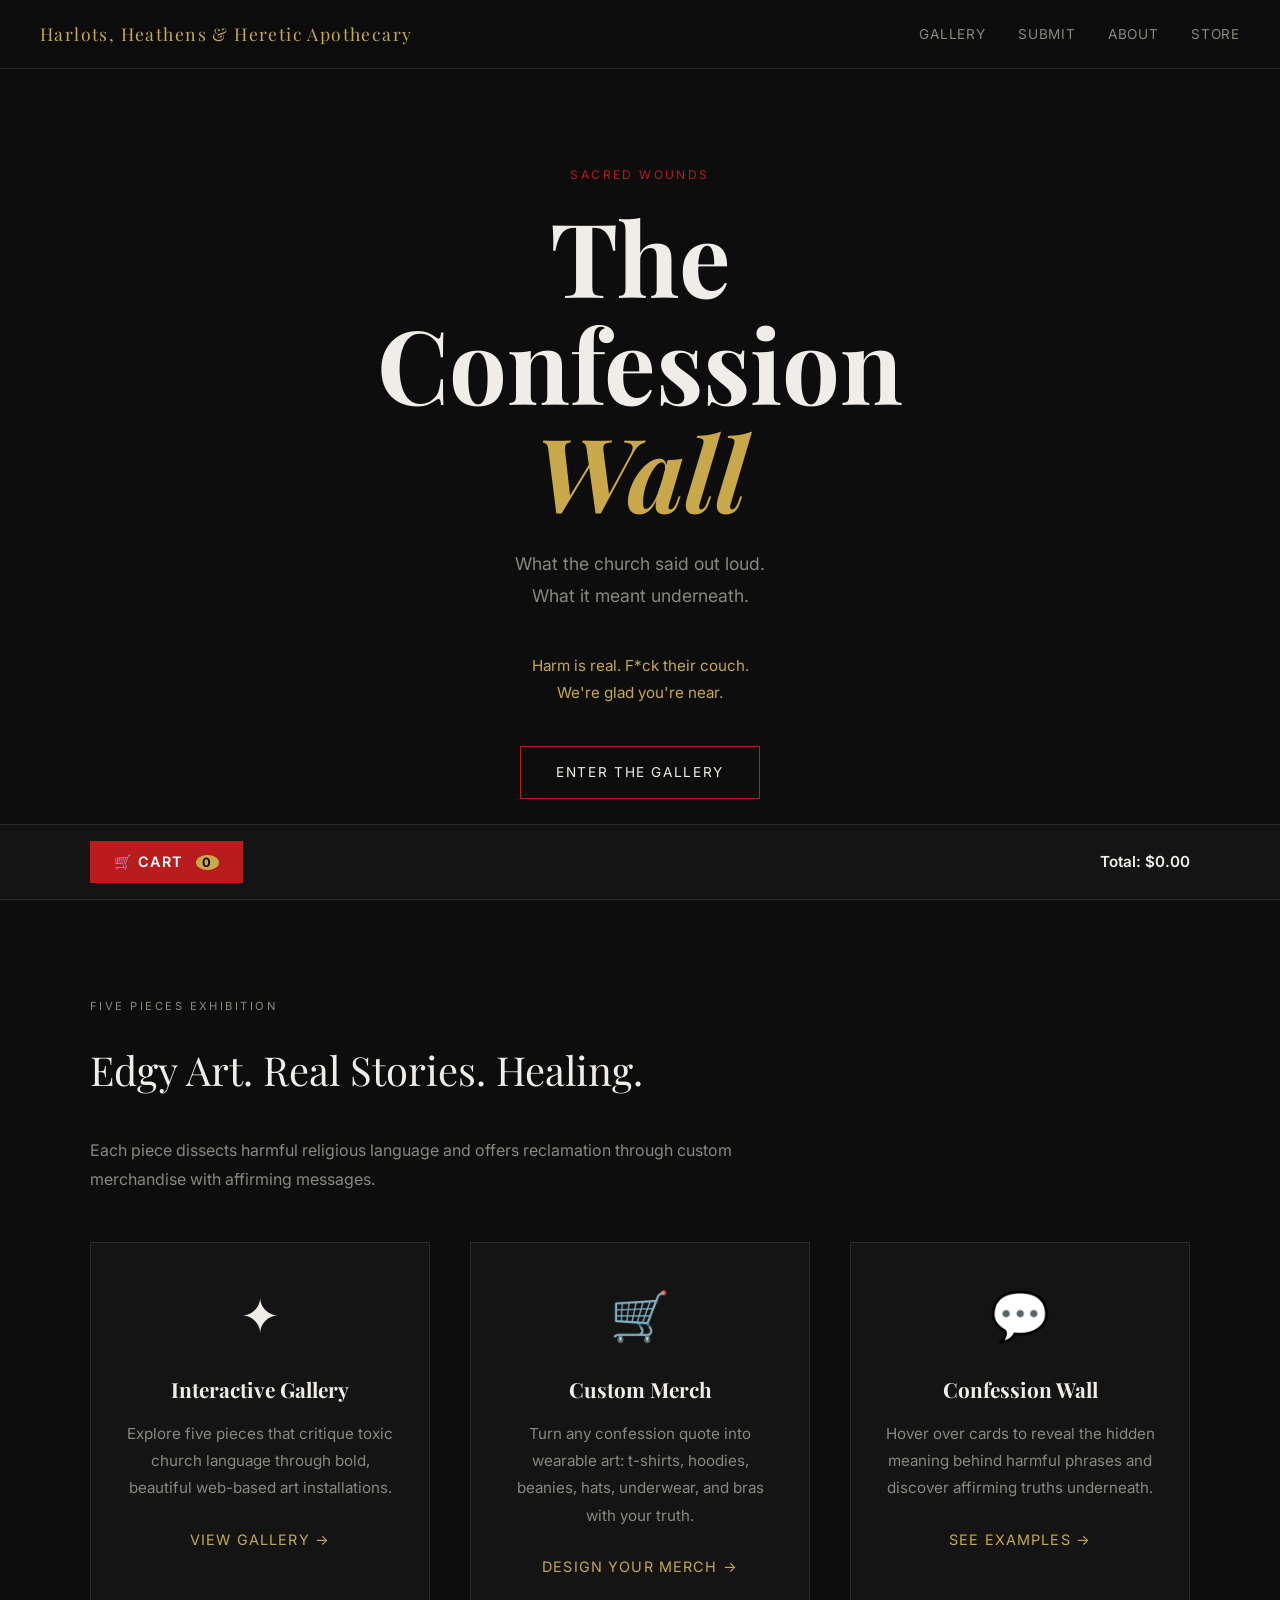
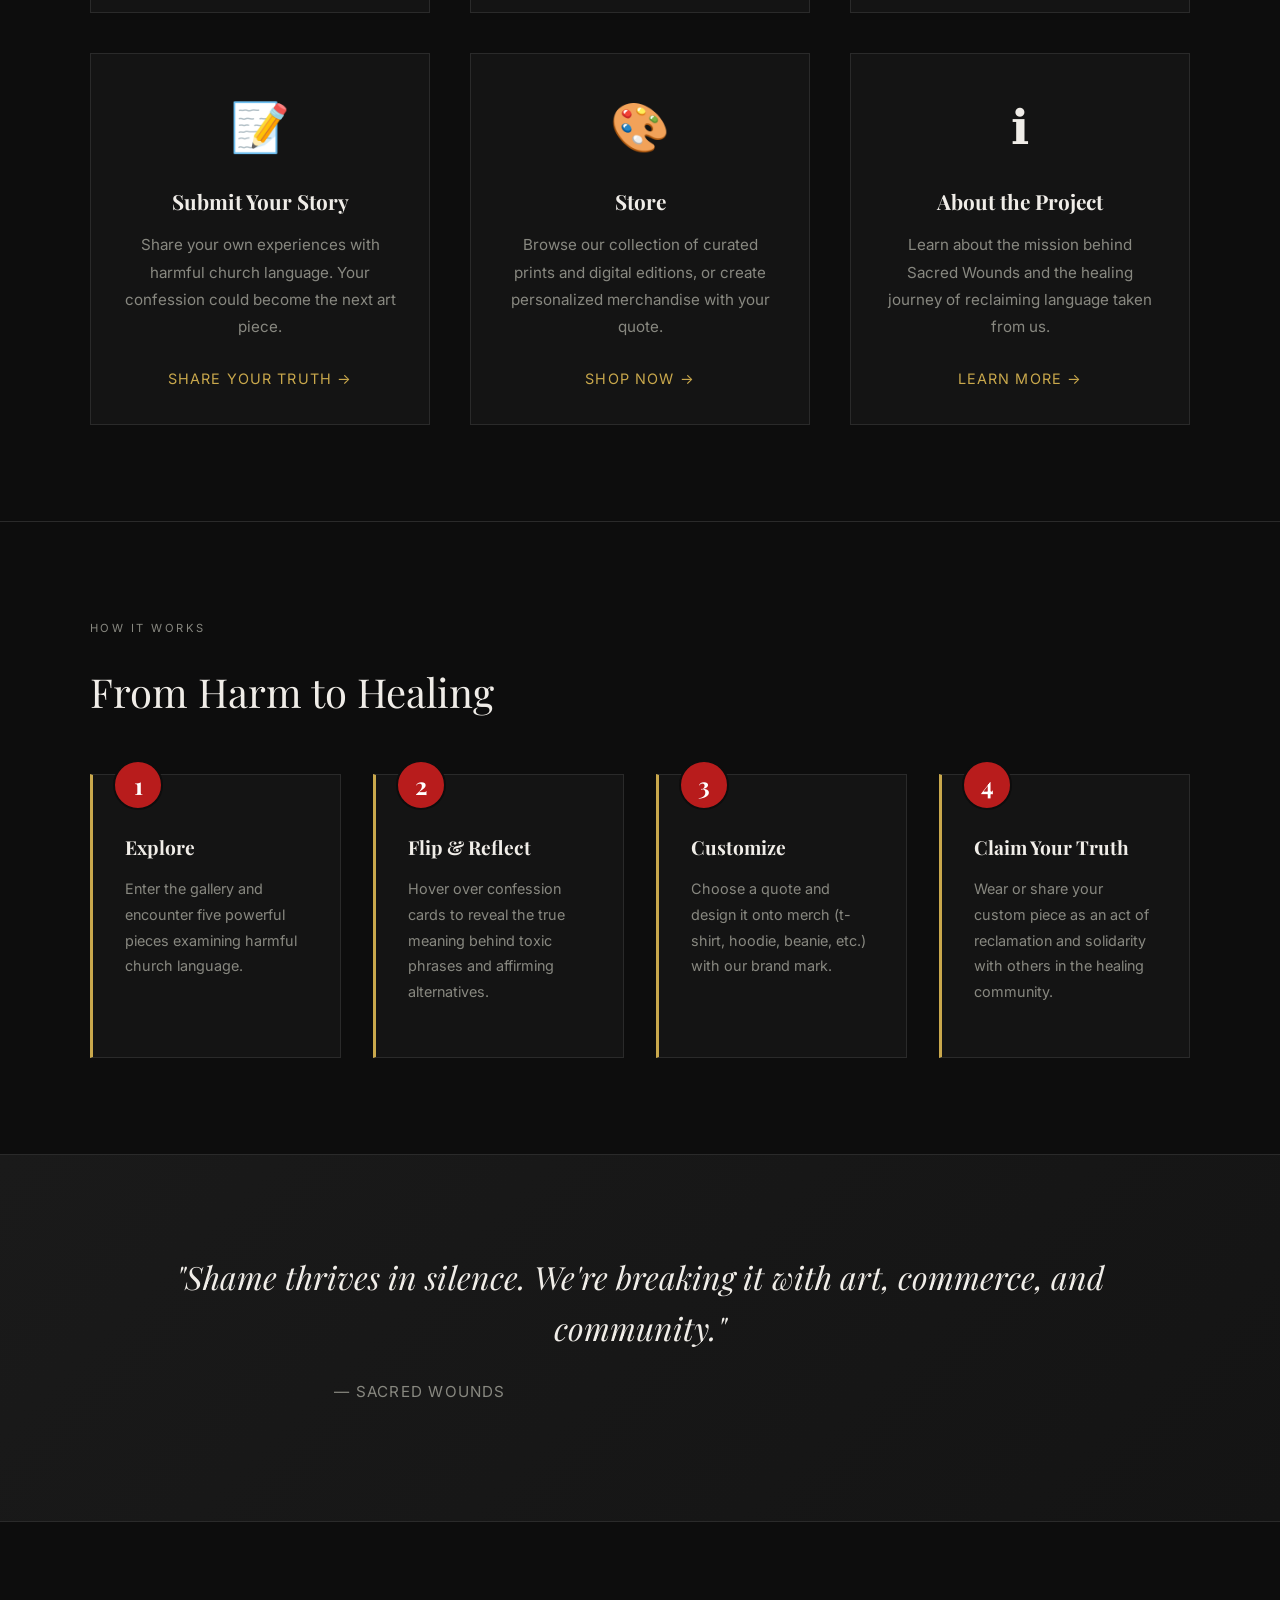
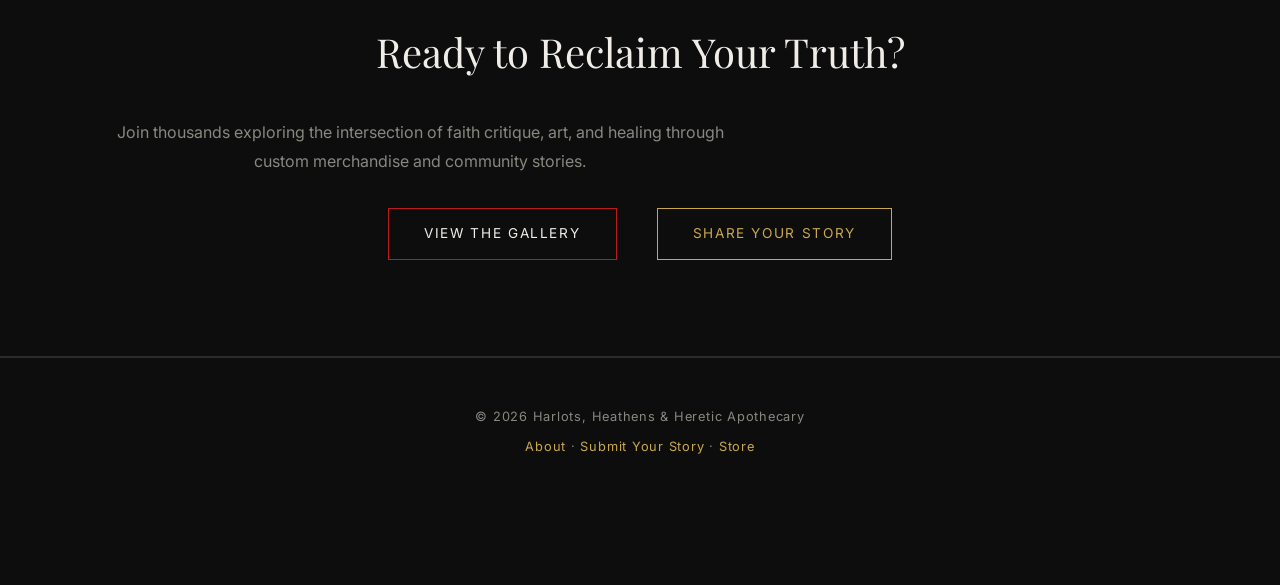
<file: index.html>
<!DOCTYPE html>
<html lang="en">
<head>
  <meta charset="UTF-8">
  <meta name="viewport" content="width=device-width, initial-scale=1.0">
  <title>Sacred Wounds - An Interactive Art Gallery</title>
  <link rel="preconnect" href="https://fonts.googleapis.com">
  <link href="https://fonts.googleapis.com/css2?family=Playfair+Display:ital,wght@0,400;0,700;1,400&family=Inter:wght@300;400;500&display=swap" rel="stylesheet">
  <link rel="stylesheet" href="style.css">
</head>
<body>
  <!-- Navigation -->
  <nav class="nav">
    <a href="index.html" class="nav-brand">Harlots, Heathens & Heretic Apothecary</a>
    <div class="nav-links">
      <a href="gallery.html">Gallery</a>
      <a href="submit.html">Submit</a>
      <a href="about.html">About</a>
      <a href="store.html">Store</a>
    </div>
  </nav>

  <!-- Hero Section -->
  <section class="hero">
    <div class="hero-inner">
      <p class="eyebrow">Sacred Wounds</p>
      <h1>The Confession <em>Wall</em></h1>
      <p class="hero-sub">What the church said out loud.<br>What it meant underneath.</p>
      <p class="hero-sub" style="margin-top: 1.5rem; font-size: 0.95rem; color: var(--gold);">Harm is real. F*ck their couch.<br>We're glad you're near.</p>      
      <a href="gallery.html" class="cta-btn">Enter the Gallery</a>
    </div>
  </section>

  <!-- Section: Featured Pieces Preview -->
  <section class="section">
    <div class="section-inner">
      <p class="label">Five Pieces Exhibition</p>
      <h2>Edgy Art. Real Stories. Healing.</h2>
      <p>Each piece dissects harmful religious language and offers reclamation through custom merchandise with affirming messages.</p>
      
      <div class="featured-grid">
        <div class="feature-card">
          <div class="feature-icon">✦</div>
          <h3>Interactive Gallery</h3>
          <p>Explore five pieces that critique toxic church language through bold, beautiful web-based art installations.</p>
          <a href="gallery.html" class="feature-link">View Gallery →</a>
        </div>
        
        <div class="feature-card">
          <div class="feature-icon">🛒</div>
          <h3>Custom Merch</h3>
          <p>Turn any confession quote into wearable art: t-shirts, hoodies, beanies, hats, underwear, and bras with your truth.</p>
          <a href="gallery.html" class="feature-link">Design Your Merch →</a>
        </div>
        
        <div class="feature-card">
          <div class="feature-icon">💬</div>
          <h3>Confession Wall</h3>
          <p>Hover over cards to reveal the hidden meaning behind harmful phrases and discover affirming truths underneath.</p>
          <a href="gallery.html" class="feature-link">See Examples →</a>
        </div>
        
        <div class="feature-card">
          <div class="feature-icon">📝</div>
          <h3>Submit Your Story</h3>
          <p>Share your own experiences with harmful church language. Your confession could become the next art piece.</p>
          <a href="submit.html" class="feature-link">Share Your Truth →</a>
        </div>
        
        <div class="feature-card">
          <div class="feature-icon">🎨</div>
          <h3>Store</h3>
          <p>Browse our collection of curated prints and digital editions, or create personalized merchandise with your quote.</p>
          <a href="store.html" class="feature-link">Shop Now →</a>
        </div>
        
        <div class="feature-card">
          <div class="feature-icon">ℹ️</div>
          <h3>About the Project</h3>
          <p>Learn about the mission behind Sacred Wounds and the healing journey of reclaiming language taken from us.</p>
          <a href="about.html" class="feature-link">Learn More →</a>
        </div>
      </div>
    </div>
  </section>

  <!-- Section: How It Works -->
  <section class="section">
    <div class="section-inner">
      <p class="label">How It Works</p>
      <h2>From Harm to Healing</h2>
      
      <div class="steps-grid">
        <div class="step">
          <div class="step-number">1</div>
          <h3>Explore</h3>
          <p>Enter the gallery and encounter five powerful pieces examining harmful church language.</p>
        </div>
        
        <div class="step">
          <div class="step-number">2</div>
          <h3>Flip & Reflect</h3>
          <p>Hover over confession cards to reveal the true meaning behind toxic phrases and affirming alternatives.</p>
        </div>
        
        <div class="step">
          <div class="step-number">3</div>
          <h3>Customize</h3>
          <p>Choose a quote and design it onto merch (t-shirt, hoodie, beanie, etc.) with our brand mark.</p>
        </div>
        
        <div class="step">
          <div class="step-number">4</div>
          <h3>Claim Your Truth</h3>
          <p>Wear or share your custom piece as an act of reclamation and solidarity with others in the healing community.</p>
        </div>
      </div>
    </div>
  </section>

  <!-- Section: Featured Quote -->
  <section class="section featured-quote-section">
    <div class="section-inner">
      <blockquote class="featured-quote">
        "Shame thrives in silence. We're breaking it with art, commerce, and community."
      </blockquote>
      <p class="quote-attribution">— Sacred Wounds</p>
    </div>
  </section>

  <!-- Section: Call to Action -->
  <section class="section cta-section">
    <div class="section-inner">
      <h2>Ready to Reclaim Your Truth?</h2>
      <p>Join thousands exploring the intersection of faith critique, art, and healing through custom merchandise and community stories.</p>
      
      <div class="cta-buttons">
        <a href="gallery.html" class="cta-btn">View the Gallery</a>
        <a href="submit.html" class="cta-btn cta-btn-secondary">Share Your Story</a>
      </div>
    </div>
  </section>

  <!-- Navigation Map (Hidden, for reference) -->
  <div style="display: none; font-size: 12px; background: var(--bg3); padding: 2rem; margin: 2rem; border: 1px solid var(--border);">
    <h3 style="color: var(--gold); margin-bottom: 1rem;">NAVIGATION MAP</h3>
    <pre style="color: var(--muted); font-family: monospace;">
INDEX.html (You are here)
├─ Navigation Bar
│  ├─ Logo (links to index.html)
│  ├─ Gallery → gallery.html
│  ├─ Submit → submit.html
│  ├─ About → about.html
│  └─ Store → store.html
├─ Hero Section
│  └─ "Enter the Gallery" button → gallery.html
├─ Featured Pieces Preview
│  ├─ "View Gallery" → gallery.html
│  ├─ "Design Your Merch" → gallery.html
│  ├─ "See Examples" → gallery.html
│  ├─ "Share Your Truth" → submit.html
│  ├─ "Shop Now" → store.html
│  └─ "Learn More" → about.html
├─ How It Works (Info section)
├─ Featured Quote (Inspirational)
├─ Call to Action
│  ├─ "View the Gallery" → gallery.html
│  └─ "Share Your Story" → submit.html
└─ Cart Bar (Bottom - visible on all pages)
   └─ "Cart" button opens shopping modal

GALLERY.html
├─ Navigation (same as index)
├─ Hero: "Five Pieces"
├─ Section: Pieces Grid
│  ├─ 5 pieces with images
│  └─ "Make Merch" buttons → customizeConfession()
├─ Section: Confession Wall (Flip Cards)
│  ├─ 8 flip cards (hover to reveal)
│  └─ Category filters (all, abuse, shame, exclusion, doubt, money)
├─ Cart Bar (persistent)
└─ Footer

STORE.html
├─ Navigation
├─ Store Products Grid
│  ├─ 5 pre-made prints/digital
│  └─ "View Details" → product modal
├─ Product Modal
│  ├─ Image, description, price
│  └─ "Add to Cart" button
├─ Cart Bar
└─ Footer

SUBMIT.html
├─ Navigation
├─ Form to submit confession
│  ├─ Text input: harmful quote
│  ├─ Text input: real meaning
│  ├─ Text input: affirmation
│  ├─ Category selector
│  └─ "Submit" button
├─ Cart Bar
└─ Footer

ABOUT.html
├─ Navigation
├─ Mission statement
├─ Artist bio/context
├─ Contact info
├─ Cart Bar
└─ Footer

CART MODAL (accessible from any page via persistent cart bar)
├─ Items in cart with quantity controls
├─ Total price
└─ "Checkout" button → Stripe payment

CHECKOUT (Stripe)
├─ Login required
├─ Stripe payment form
├─ Shipping details
└─ Order confirmation

CUSTOMIZE MODAL (accessed from gallery pieces or confessions)
├─ Quote display
├─ Merchandise type selector (tshirt, hoodie, hat, beanie, underwear, bra)
├─ Size selector
├─ Color selector
├─ Quantity selector
└─ "Add to Cart" button
    </pre>
  </div>

  <!-- Footer -->
  <footer>
    <p>&copy; 2026 Harlots, Heathens & Heretic Apothecary</p>
    <p><a href="about.html">About</a> &middot; <a href="submit.html">Submit Your Story</a> &middot; <a href="store.html">Store</a></p>
  </footer>

  <script src="script.js"></script>
</body>
</html>
</file>
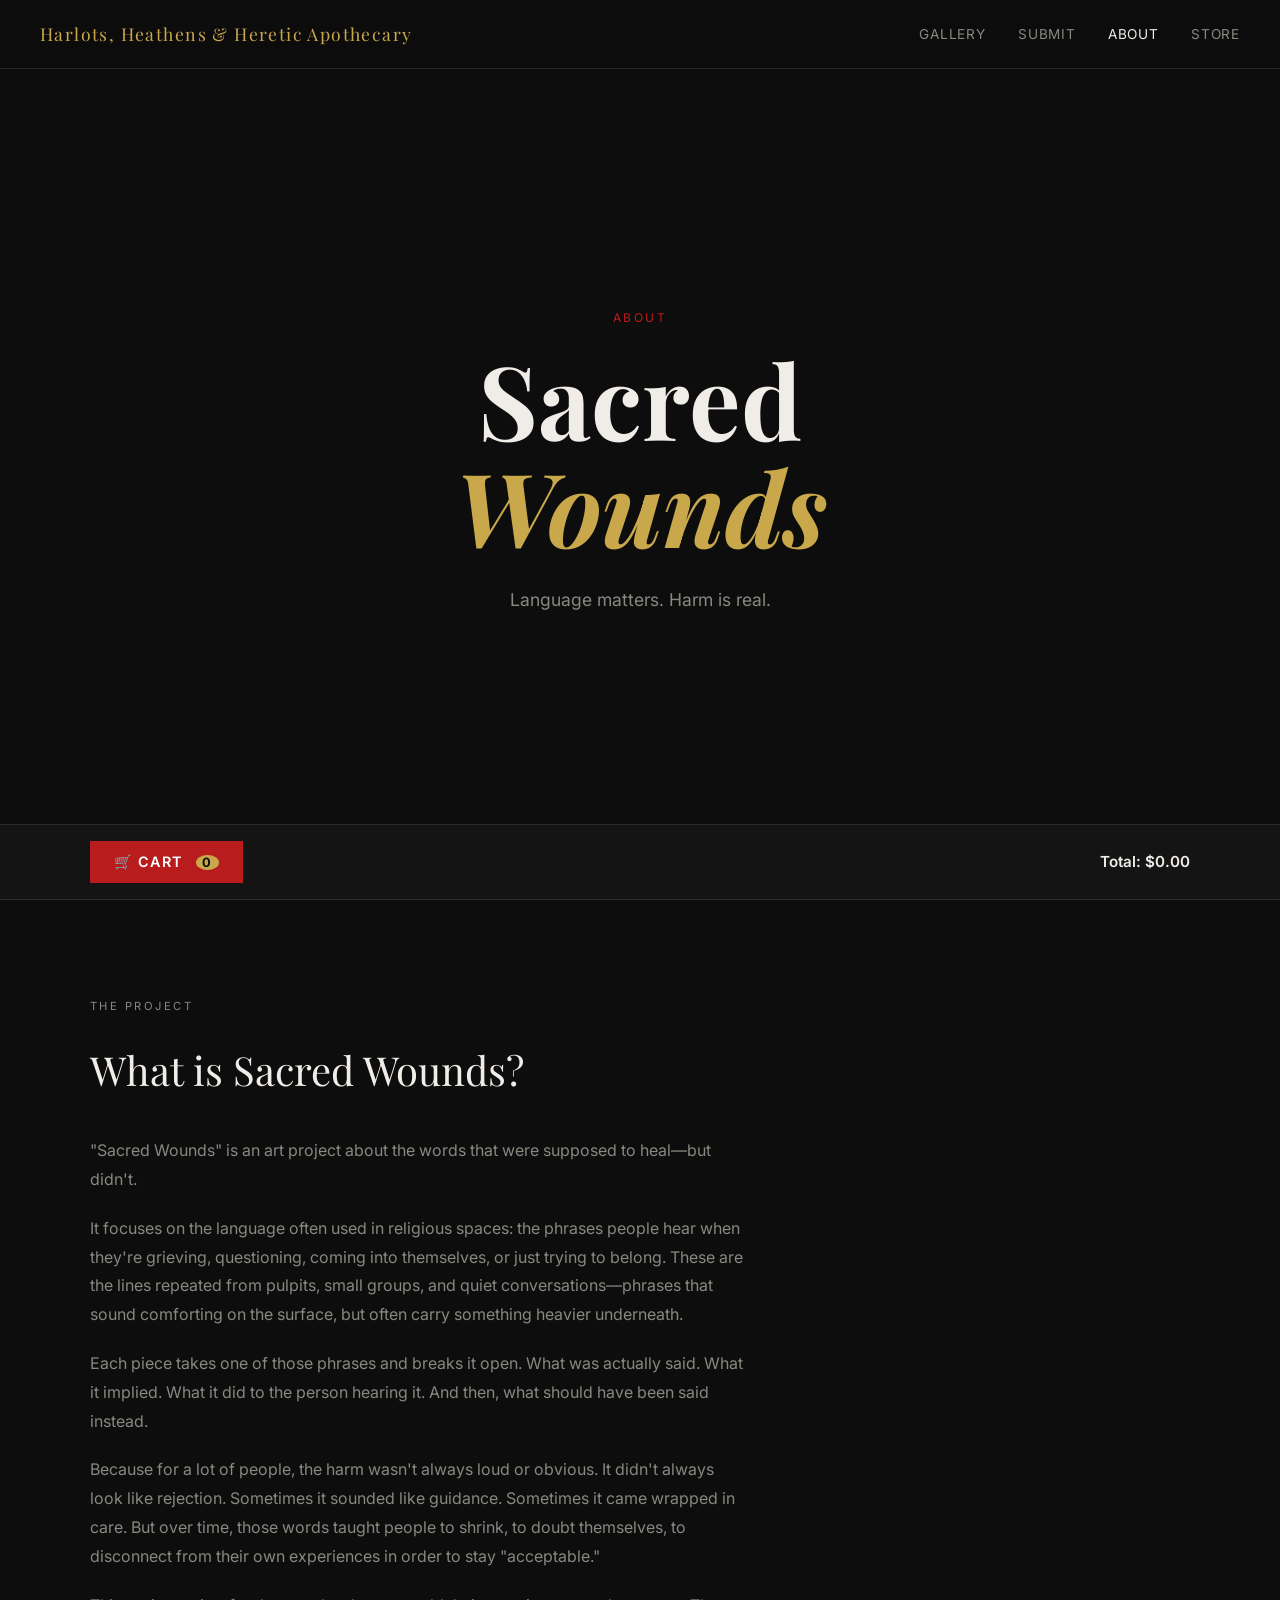
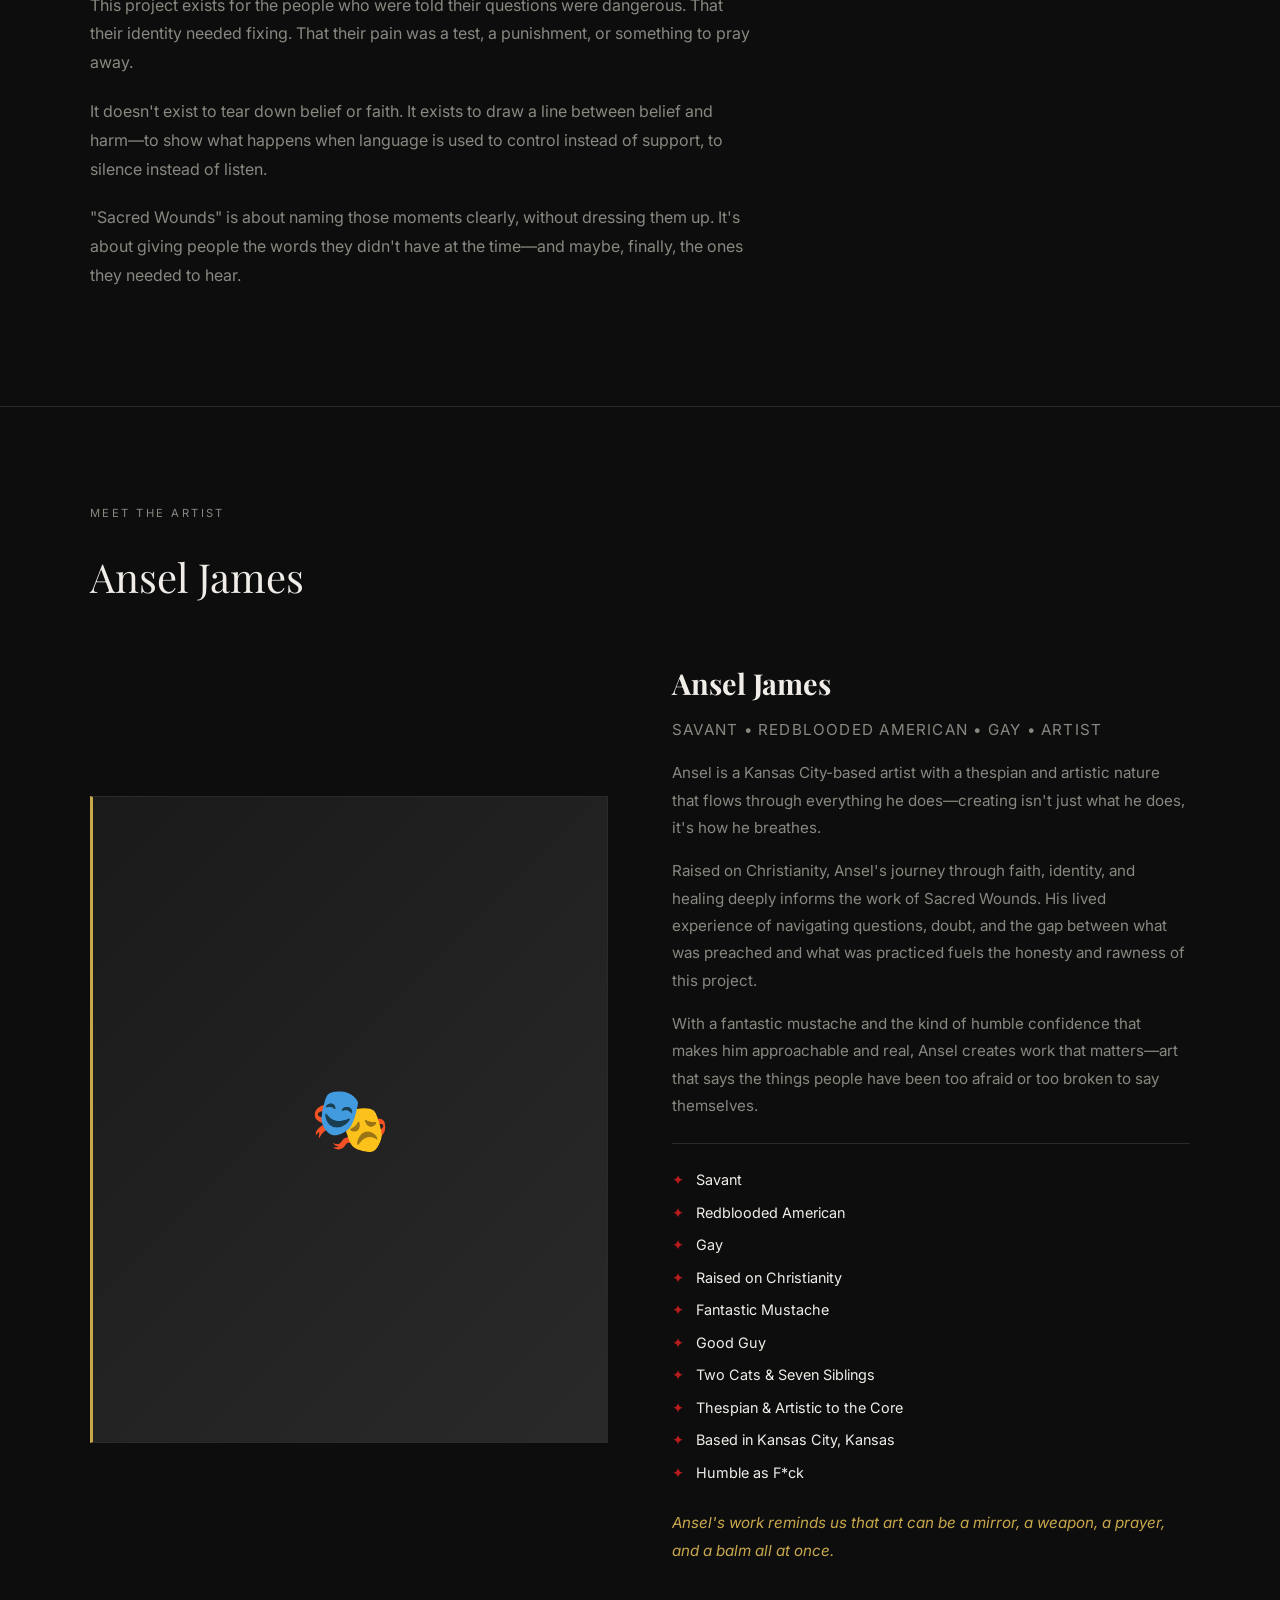
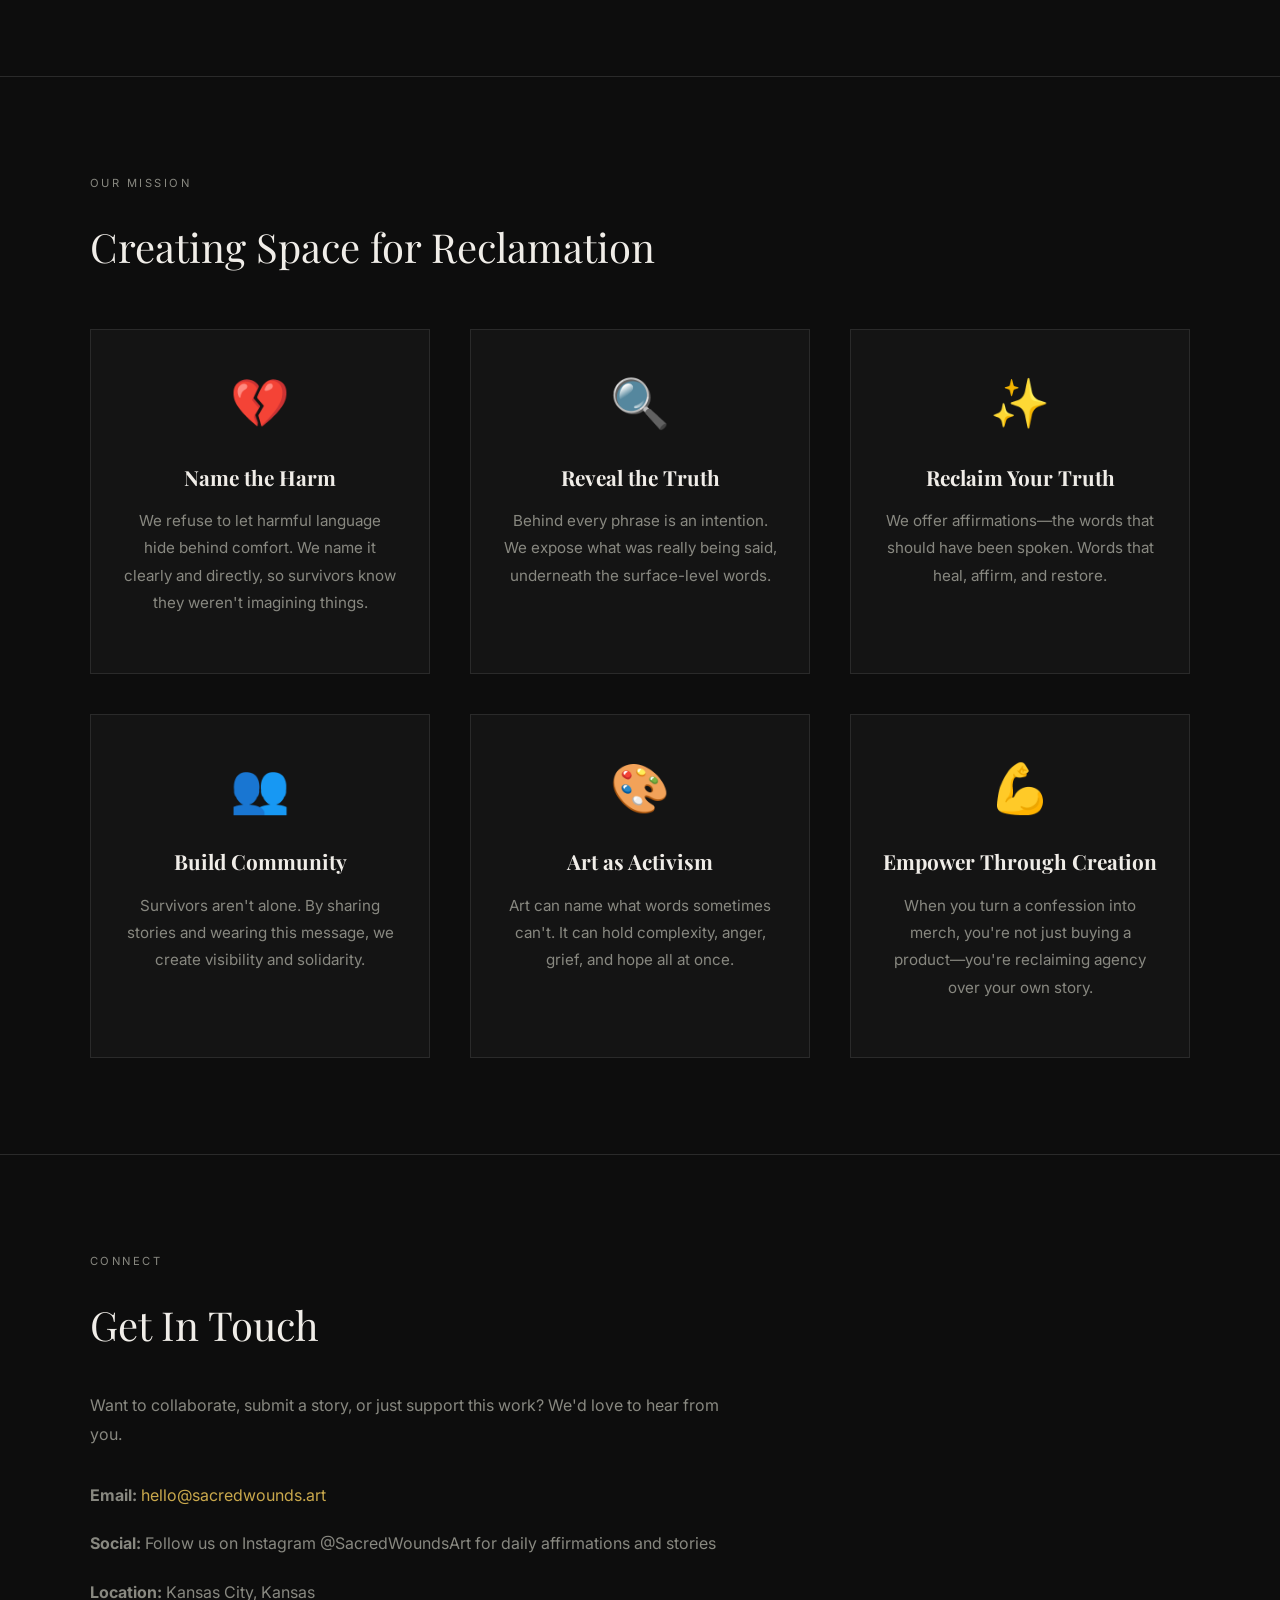
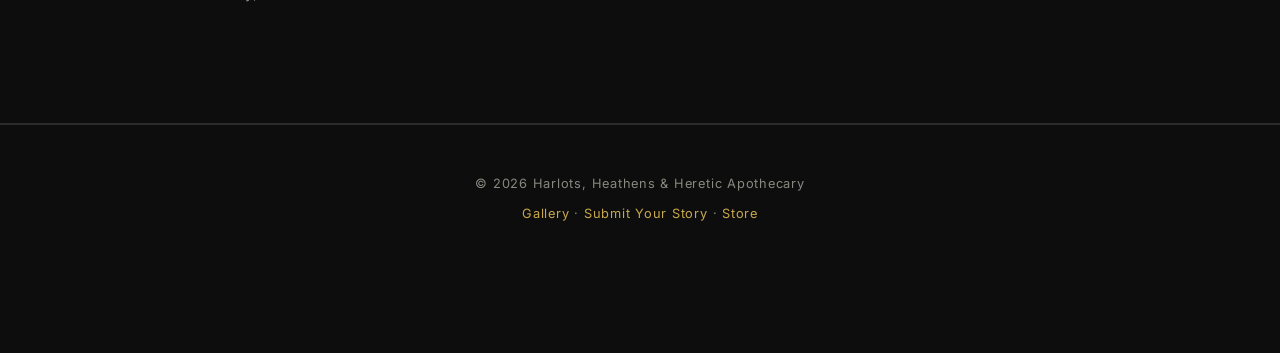
<file: about.html>
<!DOCTYPE html>
<html lang="en">
<head>
  <meta charset="UTF-8">
  <meta name="viewport" content="width=device-width, initial-scale=1.0">
  <title>About - Sacred Wounds</title>
  <link rel="preconnect" href="https://fonts.googleapis.com">
  <link href="https://fonts.googleapis.com/css2?family=Playfair+Display:ital,wght@0,400;0,700;1,400&family=Inter:wght@300;400;500&display=swap" rel="stylesheet">
  <link rel="stylesheet" href="style.css">
</head>
<body>
  <!-- Navigation -->
  <nav class="nav">
    <a href="index.html" class="nav-brand">Harlots, Heathens & Heretic Apothecary</a>
    <div class="nav-links">
      <a href="gallery.html">Gallery</a>
      <a href="submit.html">Submit</a>
      <a href="about.html" class="active">About</a>
      <a href="store.html">Store</a>
    </div>
  </nav>

  <!-- Hero Section -->
  <section class="hero">
    <div class="hero-inner">
      <p class="eyebrow">About</p>
      <h1>Sacred <em>Wounds</em></h1>
      <p class="hero-sub">Language matters. Harm is real.</p>
    </div>
  </section>

  <!-- Project Description Section -->
  <section class="section">
    <div class="section-inner">
      <p class="label">The Project</p>
      <h2>What is Sacred Wounds?</h2>
      
      <p>"Sacred Wounds" is an art project about the words that were supposed to heal—but didn't.</p>
      
      <p>It focuses on the language often used in religious spaces: the phrases people hear when they're grieving, questioning, coming into themselves, or just trying to belong. These are the lines repeated from pulpits, small groups, and quiet conversations—phrases that sound comforting on the surface, but often carry something heavier underneath.</p>
      
      <p>Each piece takes one of those phrases and breaks it open. What was actually said. What it implied. What it did to the person hearing it. And then, what should have been said instead.</p>
      
      <p>Because for a lot of people, the harm wasn't always loud or obvious. It didn't always look like rejection. Sometimes it sounded like guidance. Sometimes it came wrapped in care. But over time, those words taught people to shrink, to doubt themselves, to disconnect from their own experiences in order to stay "acceptable."</p>
      
      <p>This project exists for the people who were told their questions were dangerous. That their identity needed fixing. That their pain was a test, a punishment, or something to pray away.</p>
      
      <p>It doesn't exist to tear down belief or faith. It exists to draw a line between belief and harm—to show what happens when language is used to control instead of support, to silence instead of listen.</p>
      
      <p>"Sacred Wounds" is about naming those moments clearly, without dressing them up. It's about giving people the words they didn't have at the time—and maybe, finally, the ones they needed to hear.</p>
    </div>
  </section>

  <!-- Artist Section -->
  <section class="section">
    <div class="section-inner">
      <p class="label">Meet the Artist</p>
      <h2>Ansel James</h2>
      
      <div class="artist-section">
        <div class="artist-image">🎭</div>
        
        <div class="artist-bio">
          <h3>Ansel James</h3>
          <p class="artist-tagline">Savant • Redblooded American • Gay • Artist</p>
          
          <p>Ansel is a Kansas City-based artist with a thespian and artistic nature that flows through everything he does—creating isn't just what he does, it's how he breathes.</p>
          
          <p>Raised on Christianity, Ansel's journey through faith, identity, and healing deeply informs the work of Sacred Wounds. His lived experience of navigating questions, doubt, and the gap between what was preached and what was practiced fuels the honesty and rawness of this project.</p>
          
          <p>With a fantastic mustache and the kind of humble confidence that makes him approachable and real, Ansel creates work that matters—art that says the things people have been too afraid or too broken to say themselves.</p>
          
          <ul class="artist-traits">
            <li>Savant</li>
            <li>Redblooded American</li>
            <li>Gay</li>
            <li>Raised on Christianity</li>
            <li>Fantastic Mustache</li>
            <li>Good Guy</li>
            <li>Two Cats & Seven Siblings</li>
            <li>Thespian & Artistic to the Core</li>
            <li>Based in Kansas City, Kansas</li>
            <li>Humble as F*ck</li>
          </ul>
          
          <p style="margin-top: 1.5rem; font-style: italic; color: var(--gold);">Ansel's work reminds us that art can be a mirror, a weapon, a prayer, and a balm all at once.</p>
        </div>
      </div>
    </div>
  </section>

  <!-- Mission Section -->
  <section class="section">
    <div class="section-inner">
      <p class="label">Our Mission</p>
      <h2>Creating Space for Reclamation</h2>
      
      <div class="featured-grid">
        <div class="feature-card">
          <div class="feature-icon">💔</div>
          <h3>Name the Harm</h3>
          <p>We refuse to let harmful language hide behind comfort. We name it clearly and directly, so survivors know they weren't imagining things.</p>
        </div>
        
        <div class="feature-card">
          <div class="feature-icon">🔍</div>
          <h3>Reveal the Truth</h3>
          <p>Behind every phrase is an intention. We expose what was really being said, underneath the surface-level words.</p>
        </div>
        
        <div class="feature-card">
          <div class="feature-icon">✨</div>
          <h3>Reclaim Your Truth</h3>
          <p>We offer affirmations—the words that should have been spoken. Words that heal, affirm, and restore.</p>
        </div>
        
        <div class="feature-card">
          <div class="feature-icon">👥</div>
          <h3>Build Community</h3>
          <p>Survivors aren't alone. By sharing stories and wearing this message, we create visibility and solidarity.</p>
        </div>
        
        <div class="feature-card">
          <div class="feature-icon">🎨</div>
          <h3>Art as Activism</h3>
          <p>Art can name what words sometimes can't. It can hold complexity, anger, grief, and hope all at once.</p>
        </div>
        
        <div class="feature-card">
          <div class="feature-icon">💪</div>
          <h3>Empower Through Creation</h3>
          <p>When you turn a confession into merch, you're not just buying a product—you're reclaiming agency over your own story.</p>
        </div>
      </div>
    </div>
  </section>

  <!-- Contact Section -->
  <section class="section">
    <div class="section-inner">
      <p class="label">Connect</p>
      <h2>Get In Touch</h2>
      
      <p>Want to collaborate, submit a story, or just support this work? We'd love to hear from you.</p>
      
      <div style="margin-top: 2rem;">
        <p><strong>Email:</strong> <a href="mailto:hello@sacredwounds.art" style="color: var(--gold); text-decoration: none;">hello@sacredwounds.art</a></p>
        <p><strong>Social:</strong> Follow us on Instagram @SacredWoundsArt for daily affirmations and stories</p>
        <p><strong>Location:</strong> Kansas City, Kansas</p>
      </div>
    </div>
  </section>

  <!-- Persistent Cart Bar -->
  <script src="script.js"></script>

  <!-- Footer -->
  <footer>
    <p>&copy; 2026 Harlots, Heathens & Heretic Apothecary</p>
    <p><a href="gallery.html">Gallery</a> &middot; <a href="submit.html">Submit Your Story</a> &middot; <a href="store.html">Store</a></p>
  </footer>
</body>
</html>
</file>
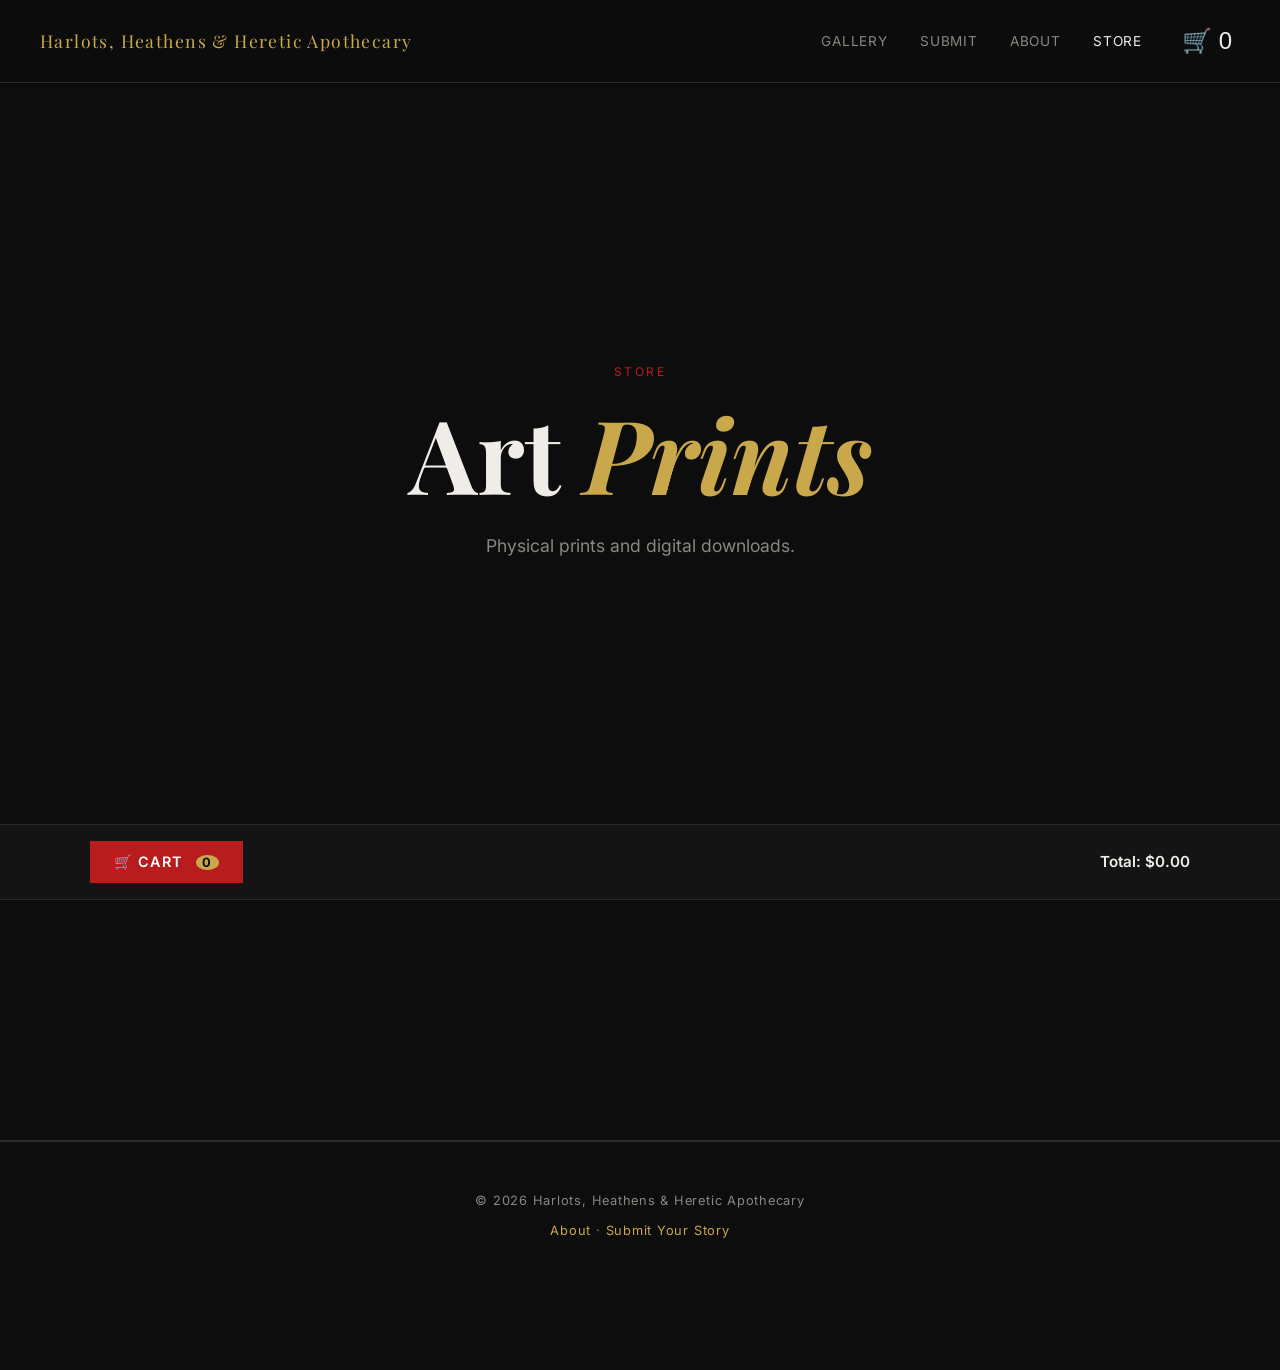
<file: store.html>
<!DOCTYPE html>
<html lang="en">
<head>
  <meta charset="UTF-8">
  <meta name="viewport" content="width=device-width, initial-scale=1.0">
  <title>Store - Sacred Wounds</title>
  <link rel="preconnect" href="https://fonts.googleapis.com">
  <link href="https://fonts.googleapis.com/css2?family=Playfair+Display:ital,wght@0,400;0,700;1,400&family=Inter:wght@300;400;500&display=swap" rel="stylesheet">
  <link rel="stylesheet" href="style.css">
</head>
<body>
  <nav class="nav">
    <a href="index.html" class="nav-brand">Harlots, Heathens & Heretic Apothecary</a>
    <div class="nav-links">
      <a href="gallery.html">Gallery</a>
      <a href="submit.html">Submit</a>
      <a href="about.html">About</a>
      <a href="store.html" class="active">Store</a>
              <button class="cart-icon" onclick="openCart()" aria-label="Shopping cart">
          🛒 <span id="cart-count" class="cart-badge">0</span>
        </button>
    </div>
  </nav>

  <section class="hero">
    <div class="hero-inner">
      <p class="eyebrow">Store</p>
      <h1>Art <em>Prints</em></h1>
      <p class="hero-sub">Physical prints and digital downloads.</p>
    </div>
  </section>

  <section class="section">
    <div class="section-inner">
      <div class="store-grid" id="storeGrid"></div>
    </div>
  </section>

  <footer class="footer">
    <p>&copy; 2026 Harlots, Heathens & Heretic Apothecary</p>
    <p><a href="about.html">About</a> &middot; <a href="submit.html">Submit Your Story</a></p>
  </footer>

  <script src="script.js"></script>
</body>
</html>
</file>
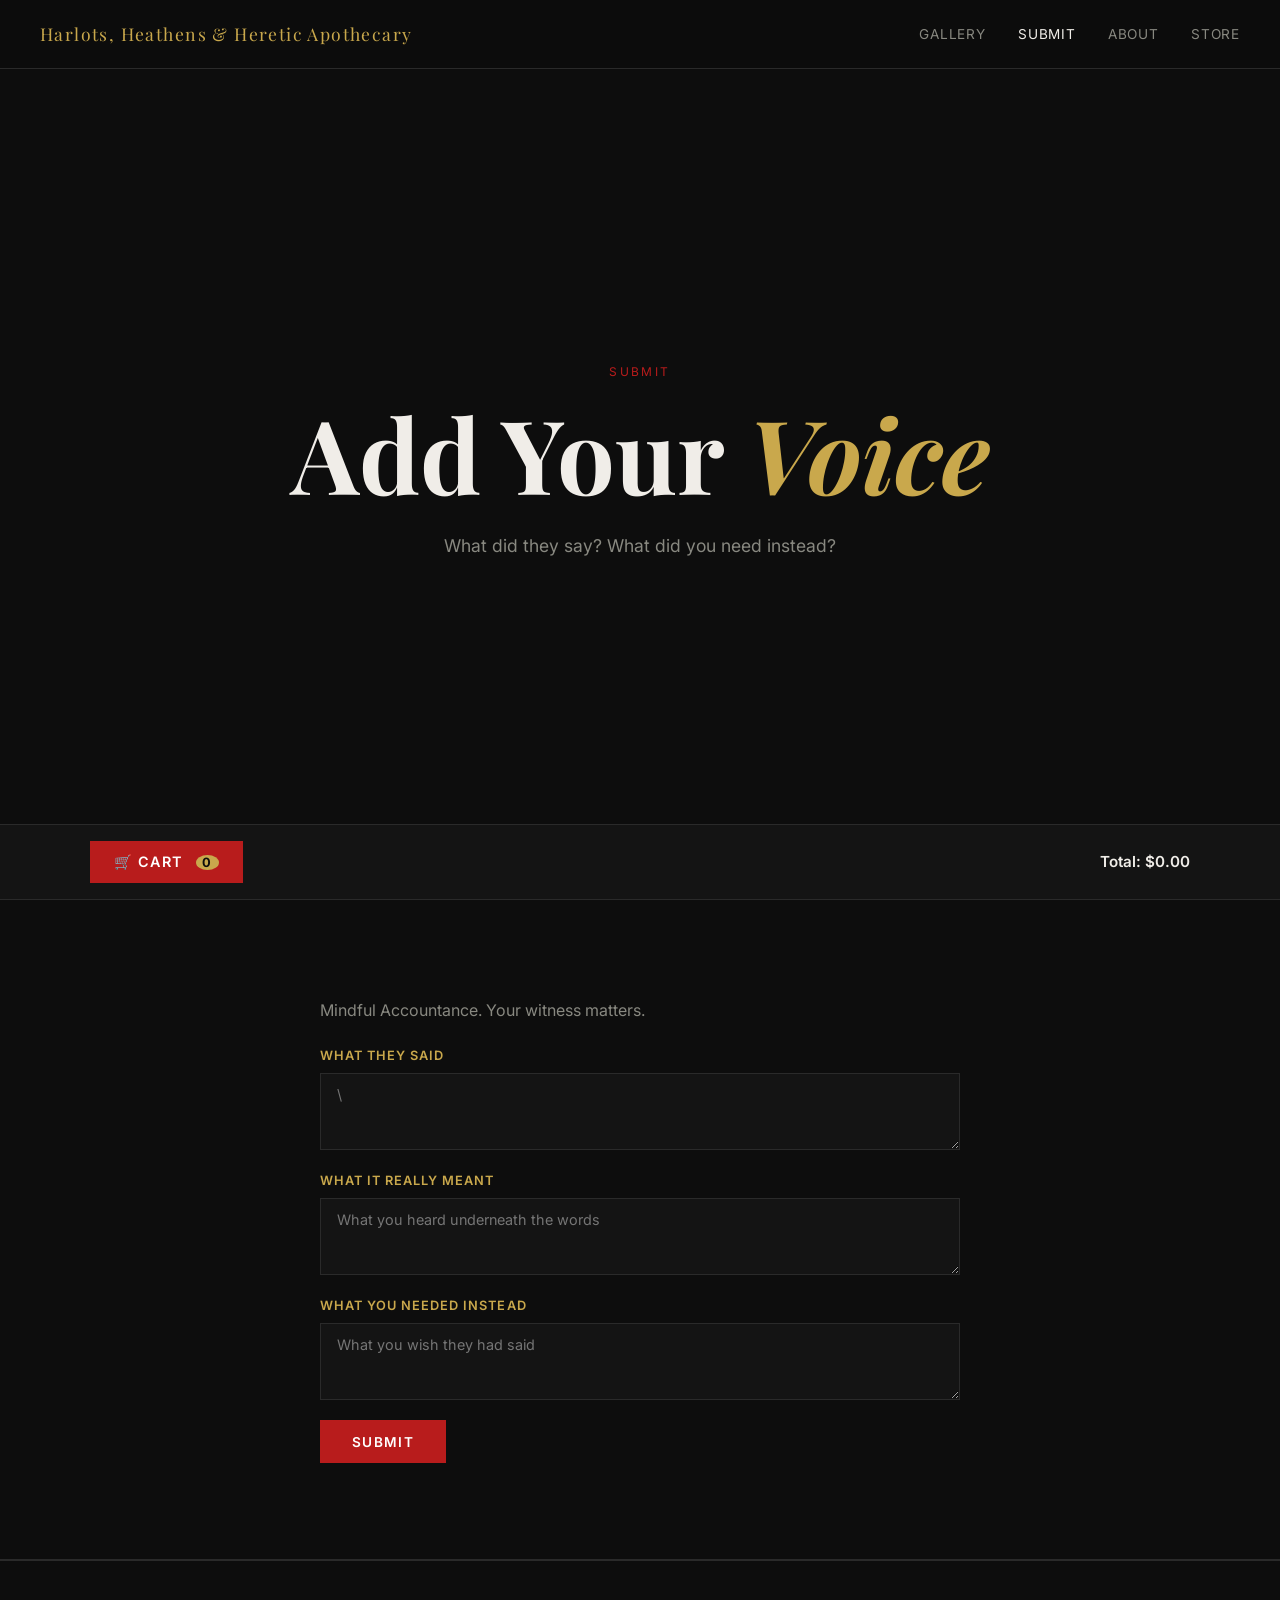
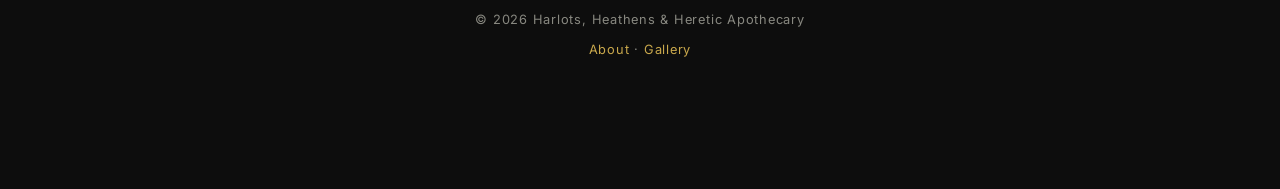
<file: submit.html>
<!DOCTYPE html>
<html lang="en">
<head>
  <meta charset="UTF-8">
  <meta name="viewport" content="width=device-width, initial-scale=1.0">
  <title>Submit - Sacred Wounds</title>
  <link rel="preconnect" href="https://fonts.googleapis.com">
  <link href="https://fonts.googleapis.com/css2?family=Playfair+Display:ital,wght@0,400;0,700;1,400&family=Inter:wght@300;400;500&display=swap" rel="stylesheet">
  <link rel="stylesheet" href="style.css">
</head>
<body>
  <nav class="nav">
    <a href="index.html" class="nav-brand">Harlots, Heathens & Heretic Apothecary</a>
    <div class="nav-links">
      <a href="gallery.html">Gallery</a>
      <a href="submit.html" class="active">Submit</a>
      <a href="about.html">About</a>
      <a href="store.html">Store</a>
          </div>
  </nav>
  <section class="hero">
    <div class="hero-inner">
      <p class="eyebrow">Submit</p>
      <h1>Add Your <em>Voice</em></h1>
      <p class="hero-sub">What did they say? What did you need instead?</p>
    </div>
  </section>

  <section class="section">
    <div class="section-inner" style="max-width:640px;">
              <p>Mindful Accountance. Your witness matters.</p>
      <form id="submitForm">
        <div class="form-group">
          <label>What they said</label>
          <textarea name="theySaid" rows="3" placeholder="\"We forgive you, but there will be consequences.\""></textarea>
        </div>
        <div class="form-group">
          <label>What it really meant</label>
          <textarea name="whatItMeant" rows="3" placeholder="What you heard underneath the words"></textarea>
        </div>
        <div class="form-group">
          <label>What you needed instead</label>
          <textarea name="whatYouNeeded" rows="3" placeholder="What you wish they had said"></textarea>
        </div>
        <button type="submit" class="btn-primary">Submit</button>
      </form>
    </div>
  </section>

  <footer class="footer">
    <p>&copy; 2026 Harlots, Heathens & Heretic Apothecary</p>
    <p><a href="about.html">About</a> &middot; <a href="gallery.html">Gallery</a></p>
  </footer>

  <script src="script.js"></script>
</body>
</html>
</file>
<file: style.css>
/* ═══════════════════════════════════════════════════════
   SACRED WOUNDS - CLEAN MULTI-PAGE STYLES
   ═══════════════════════════════════════════════════════ */

/* ── RESET & BASE ── */
*, *::before, *::after {
  box-sizing: border-box;
  margin: 0;
  padding: 0;
}

:root {
  --bg: #0D0D0D;
  --bg2: #141414;
  --bg3: #1A1A1A;
  --border: #2A2A2A;
  --text: #F0EDE8;
  --muted: #888880;
  --red: #B81C1C;
  --gold: #C9A84C;
  --fh: 'Playfair Display', Georgia, serif;
  --fb: 'Inter', system-ui, sans-serif;
}

html {
  scroll-behavior: smooth;
}

body {
  background: var(--bg);
  color: var(--text);
  font-family: var(--fb);
  font-size: 16px;
  line-height: 1.7;
  overflow-x: hidden;
  padding-bottom: 80px; /* Space for persistent cart */
}

/* ── NAVIGATION ── */
.nav {
  position: fixed;
  top: 0;
  left: 0;
  right: 0;
  z-index: 100;
  display: flex;
  justify-content: space-between;
  align-items: center;
  padding: 1.2rem 2.5rem;
  background: rgba(13, 13, 13, 0.95);
  backdrop-filter: blur(12px);
  border-bottom: 1px solid var(--border);
}

.nav-brand {
  font-family: var(--fh);
  font-size: 1.1rem;
  letter-spacing: 0.08em;
  color: var(--gold);
  text-decoration: none;
}

.nav-links {
  display: flex;
  gap: 2rem;
  align-items: center;
}

.nav-links a {
  color: var(--muted);
  text-decoration: none;
  font-size: 0.85rem;
  letter-spacing: 0.06em;
  text-transform: uppercase;
  transition: color 0.2s;
}

.nav-links a:hover,
.nav-links a.active {
  color: var(--text);
}

/* ── PERSISTENT CART BAR ── */
.cart-bar {
  position: fixed;
  bottom: 0;
  left: 0;
  right: 0;
  z-index: 99;
  background: var(--bg2);
  border-top: 1px solid var(--border);
  border-bottom: 1px solid var(--border);
  padding: 1rem 2.5rem;
  display: flex;
  justify-content: space-between;
  align-items: center;
}

.cart-bar-content {
  max-width: 1100px;
  width: 100%;
  margin: 0 auto;
  display: flex;
  justify-content: space-between;
  align-items: center;
  gap: 2rem;
}

.cart-bar-btn {
  padding: 0.75rem 1.5rem;
  background: var(--red);
  border: none;
  color: #fff;
  font-family: var(--fb);
  font-size: 0.9rem;
  letter-spacing: 0.08em;
  text-transform: uppercase;
  cursor: pointer;
  transition: all 0.2s;
  font-weight: 600;
}

.cart-bar-btn:hover {
  opacity: 0.85;
}

#cart-count-bar {
  display: inline-block;
  min-width: 20px;
  text-align: center;
  background: var(--gold);
  color: var(--bg);
  border-radius: 50%;
  padding: 0 0.4rem;
  font-size: 0.8rem;
  font-weight: bold;
  margin-left: 0.5rem;
}

.cart-total-bar {
  font-size: 0.95rem;
  color: var(--text);
  font-weight: 600;
}

/* ── HERO SECTIONS ── */
.hero {
  min-height: 100vh;
  display: flex;
  flex-direction: column;
  justify-content: center;
  align-items: center;
  padding: 8rem 2.5rem 4rem;
  position: relative;
  text-align: center;
}

.hero-inner {
  max-width: 720px;
}

.eyebrow {
  font-size: 0.75rem;
  letter-spacing: 0.2em;
  text-transform: uppercase;
  color: var(--red);
  margin-bottom: 1rem;
}

.hero h1 {
  font-family: var(--fh);
  font-size: clamp(3rem, 8vw, 7rem);
  line-height: 1.05;
  font-weight: 700;
  margin-bottom: 1.5rem;
}

.hero h1 em {
  color: var(--gold);
  font-style: italic;
}

.hero-sub {
  color: var(--muted);
  font-size: 1.1rem;
  margin-bottom: 2.5rem;
  line-height: 1.8;
}

.cta-btn {
  display: inline-block;
  padding: 0.85rem 2.2rem;
  border: 1px solid var(--red);
  color: var(--text);
  text-decoration: none;
  font-size: 0.85rem;
  letter-spacing: 0.12em;
  text-transform: uppercase;
  transition: all 0.25s;
}

.cta-btn:hover {
  background: var(--red);
  color: #fff;
}

.cta-btn-secondary {
  border-color: var(--gold);
  color: var(--gold);
  margin-left: 1rem;
}

.cta-btn-secondary:hover {
  background: var(--gold);
  color: var(--bg);
}

/* ── SECTIONS ── */
.section {
  padding: 6rem 2.5rem;
  border-bottom: 1px solid var(--border);
}

.section-inner {
  max-width: 1100px;
  margin: 0 auto;
}

.label {
  font-size: 0.7rem;
  letter-spacing: 0.22em;
  text-transform: uppercase;
  color: var(--gold);
  margin-bottom: 0.75rem;
}

.section h2 {
  font-family: var(--fh);
  font-size: clamp(1.8rem, 4vw, 2.5rem);
  font-weight: 400;
  color: var(--text);
  margin-bottom: 2rem;
}

.section p {
  color: var(--muted);
  margin-bottom: 1.25rem;
  max-width: 660px;
  line-height: 1.8;
}

/* ── FEATURED GRID (Mockups) ── */
.featured-grid {
  display: grid;
  grid-template-columns: repeat(auto-fit, minmax(300px, 1fr));
  gap: 2.5rem;
  margin-top: 3rem;
}

.feature-card {
  background: var(--bg2);
  border: 1px solid var(--border);
  padding: 2rem;
  text-align: center;
  transition: all 0.3s;
}

.feature-card:hover {
  border-color: var(--gold);
  transform: translateY(-5px);
}

.feature-icon {
  font-size: 3rem;
  margin-bottom: 1rem;
  display: block;
}

.feature-card h3 {
  font-family: var(--fh);
  font-size: 1.3rem;
  margin-bottom: 0.75rem;
  color: var(--text);
}

.feature-card p {
  font-size: 0.95rem;
  color: var(--muted);
  margin-bottom: 1.5rem;
  max-width: 100%;
}

.feature-link {
  color: var(--gold);
  text-decoration: none;
  font-size: 0.9rem;
  letter-spacing: 0.08em;
  text-transform: uppercase;
  transition: color 0.2s;
}

.feature-link:hover {
  color: var(--red);
}

/* ── STEPS GRID ── */
.steps-grid {
  display: grid;
  grid-template-columns: repeat(auto-fit, minmax(220px, 1fr));
  gap: 2rem;
  margin-top: 3rem;
}

.step {
  position: relative;
  padding: 2rem;
  background: var(--bg2);
  border: 1px solid var(--border);
  border-left: 3px solid var(--gold);
}

.step-number {
  position: absolute;
  top: -15px;
  left: 20px;
  width: 50px;
  height: 50px;
  background: var(--red);
  border: 2px solid var(--bg);
  border-radius: 50%;
  display: flex;
  align-items: center;
  justify-content: center;
  font-family: var(--fh);
  font-size: 1.5rem;
  font-weight: bold;
  color: #fff;
}

.step h3 {
  font-family: var(--fh);
  font-size: 1.2rem;
  margin-top: 1.5rem;
  margin-bottom: 0.75rem;
}

.step p {
  font-size: 0.9rem;
  color: var(--muted);
}

/* ── FEATURED QUOTE SECTION ── */
.featured-quote-section {
  background: linear-gradient(135deg, var(--bg3) 0%, var(--bg2) 100%);
  text-align: center;
}

.featured-quote {
  font-family: var(--fh);
  font-size: 2rem;
  font-style: italic;
  color: var(--text);
  line-height: 1.6;
  margin-bottom: 1.5rem;
}

.quote-attribution {
  color: var(--gold);
  font-size: 0.95rem;
  letter-spacing: 0.08em;
  text-transform: uppercase;
}

/* ── CTA SECTION ── */
.cta-section {
  text-align: center;
}

.cta-buttons {
  display: flex;
  gap: 1.5rem;
  justify-content: center;
  margin-top: 2rem;
  flex-wrap: wrap;
}

/* ── ARTIST BIO SECTION ── */
.artist-section {
  display: grid;
  grid-template-columns: 1fr 1fr;
  gap: 4rem;
  align-items: center;
  margin-top: 3rem;
}

.artist-image {
  width: 100%;
  aspect-ratio: 4/5;
  background: linear-gradient(135deg, var(--bg3) 0%, var(--border) 100%);
  border: 1px solid var(--border);
  border-left: 3px solid var(--gold);
  display: flex;
  align-items: center;
  justify-content: center;
  font-size: 4rem;
  color: var(--muted);
}

.artist-bio h3 {
  font-family: var(--fh);
  font-size: 1.8rem;
  margin-bottom: 0.5rem;
  color: var(--text);
}

.artist-tagline {
  color: var(--gold);
  font-size: 0.95rem;
  letter-spacing: 0.08em;
  text-transform: uppercase;
  margin-bottom: 1.5rem;
}

.artist-bio p {
  color: var(--muted);
  margin-bottom: 1rem;
  font-size: 0.95rem;
  line-height: 1.8;
}

.artist-traits {
  list-style: none;
  margin-top: 1.5rem;
  padding-top: 1.5rem;
  border-top: 1px solid var(--border);
}

.artist-traits li {
  color: var(--text);
  margin-bottom: 0.5rem;
  font-size: 0.9rem;
}

.artist-traits li::before {
  content: '✦ ';
  color: var(--red);
  margin-right: 0.5rem;
}

/* ── GALLERY GRID ── */
.pieces-grid {
  display: grid;
  grid-template-columns: repeat(auto-fill, minmax(280px, 1fr));
  gap: 2.5rem;
  margin-top: 3rem;
}

.piece-card {
  background: var(--bg2);
  border: 1px solid var(--border);
  overflow: hidden;
  transition: transform 0.3s, border-color 0.3s;
  cursor: pointer;
}

.piece-card:hover {
  transform: translateY(-8px);
  border-color: var(--gold);
}

.piece-img {
  width: 100%;
  aspect-ratio: 3/4;
  background: linear-gradient(135deg, var(--bg3) 0%, var(--bg) 100%);
  display: flex;
  align-items: center;
  justify-content: center;
  font-size: 3rem;
  color: var(--muted);
  position: relative;
  overflow: hidden;
}

.piece-img::before {
  content: '✦';
  position: absolute;
  opacity: 0.3;
}

.piece-img img {
  width: 100%;
  height: 100%;
  object-fit: cover;
}

.piece-info {
  padding: 1.75rem;
}

.piece-label {
  font-size: 0.65rem;
  letter-spacing: 0.15em;
  text-transform: uppercase;
  color: var(--gold);
  margin-bottom: 0.5rem;
}

.piece-info h3 {
  font-family: var(--fh);
  font-size: 1.3rem;
  font-weight: 400;
  margin: 0.5rem 0;
  color: var(--text);
}

.piece-theme {
  font-size: 0.85rem;
  color: var(--muted);
  margin-bottom: 0.75rem;
}

.piece-info blockquote {
  font-family: var(--fh);
  font-style: italic;
  font-size: 0.95rem;
  line-height: 1.6;
  color: var(--text);
  margin: 1rem 0;
  padding-left: 1rem;
  border-left: 2px solid var(--red);
}

.piece-desc {
  font-size: 0.88rem;
  line-height: 1.7;
  color: var(--muted);
  margin-bottom: 1.25rem;
}

/* ── CONFESSION WALL FLIP CARDS ── */
.card-grid {
  display: grid;
  grid-template-columns: repeat(auto-fill, minmax(280px, 1fr));
  gap: 2rem;
  margin-top: 3rem;
}

.flip-card {
  height: 320px;
  cursor: pointer;
  perspective: 1000px;
}

.flip-card-inner {
  position: relative;
  width: 100%;
  height: 100%;
  transition: transform 0.6s cubic-bezier(0.68, -0.55, 0.265, 1.55);
  transform-style: preserve-3d;
}

.flip-card:hover .flip-card-inner,
.flip-card-inner.flipped {
  transform: rotateY(180deg);
}

.flip-card-front,
.flip-card-back {
  position: absolute;
  width: 100%;
  height: 100%;
  backface-visibility: hidden;
  -webkit-backface-visibility: hidden;
  display: flex;
  flex-direction: column;
  justify-content: center;
  align-items: center;
  padding: 2rem;
  border: 1px solid var(--border);
  text-align: center;
}

.flip-card-front {
  background: var(--bg2);
  border-left: 3px solid var(--gold);
  color: var(--text);
}

.flip-card-back {
  background: var(--bg3);
  border-left: 3px solid var(--red);
  color: var(--text);
  transform: rotateY(180deg);
}

.card-quote {
  font-family: var(--fh);
  font-size: 1.15rem;
  font-style: italic;
  line-height: 1.6;
  color: var(--text);
  text-align: center;
  margin: 0;
}

.card-meaning {
  font-size: 0.95rem;
  color: var(--text);
  line-height: 1.6;
  margin: 0 0 1.25rem 0;
  text-align: center;
}

.card-needed {
  font-size: 0.8rem;
  color: var(--muted);
  line-height: 1.5;
  border-top: 1px solid var(--border);
  padding-top: 1rem;
  width: 100%;
}

.needed-label {
  display: block;
  font-size: 0.65rem;
  letter-spacing: 0.15em;
  text-transform: uppercase;
  color: var(--gold);
  margin-bottom: 0.5rem;
}

.card-needed p {
  margin: 0;
  color: var(--text);
  font-style: italic;
  font-size: 0.85rem;
}

/* ── STORE ── */
.store-grid {
  display: grid;
  grid-template-columns: repeat(auto-fill, minmax(260px, 1fr));
  gap: 2rem;
  margin-top: 3rem;
}

.store-card {
  background: var(--bg2);
  border: 1px solid var(--border);
  overflow: hidden;
  cursor: pointer;
  transition: transform 0.3s, border-color 0.3s;
}

.store-card:hover {
  transform: translateY(-5px);
  border-color: var(--gold);
}

.store-card-image {
  width: 100%;
  aspect-ratio: 4/5;
  background: var(--bg3);
  display: flex;
  align-items: center;
  justify-content: center;
  object-fit: cover;
}

.store-card-content {
  padding: 1.25rem;
}

.store-card-category {
  font-size: 0.65rem;
  letter-spacing: 0.18em;
  text-transform: uppercase;
  color: var(--gold);
  margin-bottom: 0.4rem;
}

.store-card h3 {
  font-family: var(--fh);
  font-size: 1rem;
  font-weight: 400;
  margin-bottom: 0.5rem;
}

.store-card-price {
  font-size: 0.9rem;
  color: var(--text);
  font-weight: 500;
  margin-bottom: 0.5rem;
}

.store-card-description {
  font-size: 0.85rem;
  color: var(--muted);
  margin-bottom: 1rem;
}

/* ── FORMS ── */
.form-group {
  display: flex;
  flex-direction: column;
  gap: 0.4rem;
  margin-bottom: 1.25rem;
}

.form-group label {
  font-size: 0.8rem;
  letter-spacing: 0.08em;
  text-transform: uppercase;
  color: var(--gold);
  font-weight: 600;
}

.form-group textarea,
.form-group select,
.form-group input[type="text"],
.form-group input[type="email"],
.form-group input[type="number"] {
  background: var(--bg2);
  border: 1px solid var(--border);
  color: var(--text);
  font-family: var(--fb);
  font-size: 0.9rem;
  padding: 0.75rem 1rem;
  resize: vertical;
  outline: none;
  transition: border-color 0.2s;
}

.form-group textarea:focus,
.form-group select:focus,
.form-group input:focus {
  border-color: var(--red);
}

.form-group select {
  cursor: pointer;
}

/* ── BUTTONS ── */
.btn-primary {
  padding: 0.85rem 2rem;
  background: var(--red);
  border: none;
  color: #fff;
  font-family: var(--fb);
  font-size: 0.85rem;
  letter-spacing: 0.1em;
  text-transform: uppercase;
  cursor: pointer;
  transition: opacity 0.2s;
  font-weight: 600;
}

.btn-primary:hover {
  opacity: 0.85;
}

.btn-secondary {
  padding: 0.75rem 1.5rem;
  background: transparent;
  border: 1px solid var(--border);
  color: var(--text);
  font-family: var(--fb);
  font-size: 0.85rem;
  letter-spacing: 0.1em;
  text-transform: uppercase;
  cursor: pointer;
  transition: all 0.2s;
}

.btn-secondary:hover {
  background: var(--bg2);
  border-color: var(--gold);
}

.btn-remove {
  padding: 0.5rem 1rem;
  background: transparent;
  border: 1px solid var(--red);
  color: var(--red);
  font-size: 0.75rem;
  letter-spacing: 0.08em;
  text-transform: uppercase;
  cursor: pointer;
  transition: all 0.2s;
}

.btn-remove:hover {
  background: var(--red);
  color: #fff;
}

/* ── FOOTER ── */
footer {
  padding: 2.5rem 2.5rem;
  text-align: center;
  border-top: 1px solid var(--border);
  color: var(--muted);
  font-size: 0.8rem;
  letter-spacing: 0.06em;
}

footer a {
  color: var(--gold);
  text-decoration: none;
  transition: opacity 0.2s;
}

footer a:hover {
  opacity: 0.75;
}

footer p {
  margin: 0.5rem 0;
}

/* ── CART ICON ── */
.cart-icon {
  background: none;
  border: none;
  font-size: 1.5rem;
  cursor: pointer;
  position: relative;
  padding: 0.5rem;
  transition: transform 0.2s;
  color: var(--text);
}

.cart-icon:hover {
  transform: scale(1.1);
}

.cart-count {
  position: absolute;
  top: 0;
  right: 0;
  background: var(--red);
  color: white;
  border-radius: 50%;
  padding: 0.2rem 0.5rem;
  font-size: 0.7rem;
  font-weight: bold;
}

/* ── MODALS ── */
.modal {
  display: none;
  position: fixed;
  inset: 0;
  z-index: 200;
  background: rgba(0, 0, 0, 0.90);
  backdrop-filter: blur(8px);
  align-items: center;
  justify-content: center;
  padding: 2rem;
  overflow-y: auto;
}

.modal.open {
  display: flex;
}

.modal-content {
  background: var(--bg2);
  border: 1px solid var(--border);
  max-width: 600px;
  width: 100%;
  max-height: 85vh;
  overflow-y: auto;
  position: relative;
  padding: 2.5rem;
}

.modal-body {
  display: flex;
  flex-direction: column;
  align-items: center;
  gap: 1rem;
}

.modal-close {
  position: absolute;
  top: 1.5rem;
  right: 1.5rem;
  background: none;
  border: none;
  font-size: 2.5rem;
  color: var(--text);
  cursor: pointer;
  line-height: 1;
  transition: color 0.2s;
}

.modal-close:hover {
  color: var(--red);
}

.modal-content h2 {
  font-family: var(--fh);
  font-size: 1.8rem;
  margin-bottom: 1.5rem;
  text-align: center;
}

.cart-item {
  display: flex;
  gap: 1rem;
  padding: 1rem;
  border-bottom: 1px solid var(--border);
  align-items: flex-start;
  width: 100%;
}

.cart-item img {
  width: 60px;
  height: 60px;
  object-fit: cover;
  border: 1px solid var(--border);
}

.cart-item-details {
  flex: 1;
}

.cart-item-details h4 {
  font-size: 0.9rem;
  margin-bottom: 0.25rem;
  font-family: var(--fh);
}

.cart-item-details p {
  font-size: 0.8rem;
  color: var(--muted);
  margin: 0.25rem 0;
}

.cart-item-price {
  font-weight: 600 !important;
  color: var(--gold) !important;
  font-size: 0.95rem !important;
}

/* ── RESPONSIVE ── */
@media (max-width: 768px) {
  body {
    padding-bottom: 100px;
  }

  .nav {
    padding: 1rem 1.25rem;
  }
  
  .nav-links {
    gap: 1rem;
  }
  
  .nav-links a {
    font-size: 0.75rem;
  }
  
  .hero,
  .section {
    padding: 5rem 1.25rem;
  }

  .cart-bar {
    padding: 0.75rem 1.25rem;
  }

  .cart-bar-content {
    flex-direction: column;
    gap: 0.75rem;
  }

  .cart-total-bar {
    font-size: 0.85rem;
  }
  
  .pieces-grid,
  .card-grid,
  .store-grid,
  .featured-grid,
  .steps-grid {
    grid-template-columns: 1fr;
    gap: 1.5rem;
  }

  .artist-section {
    grid-template-columns: 1fr;
    gap: 2rem;
  }

  .cta-buttons {
    flex-direction: column;
    align-items: center;
  }

  .cta-btn-secondary {
    margin-left: 0;
  }

  .modal-content {
    max-width: 95vw;
    padding: 1.5rem;
  }

  .modal-close {
    top: 1rem;
    right: 1rem;
    font-size: 2rem;
  }

  .flip-card {
    height: 280px;
  }

  .card-quote {
    font-size: 1rem;
  }

  .card-meaning {
    font-size: 0.85rem;
  }

  .featured-quote {
    font-size: 1.5rem;
  }
}

@media (max-width: 480px) {
  .cart-bar-btn {
    padding: 0.6rem 1rem;
    font-size: 0.8rem;
  }

  .flip-card-front,
  .flip-card-back {
    padding: 1.5rem;
  }

  .piece-info,
  .store-card-content {
    padding: 1rem;
  }

  .featured-quote {
    font-size: 1.2rem;
  }

  .hero h1 {
    font-size: 2rem;
  }
}
</file>
